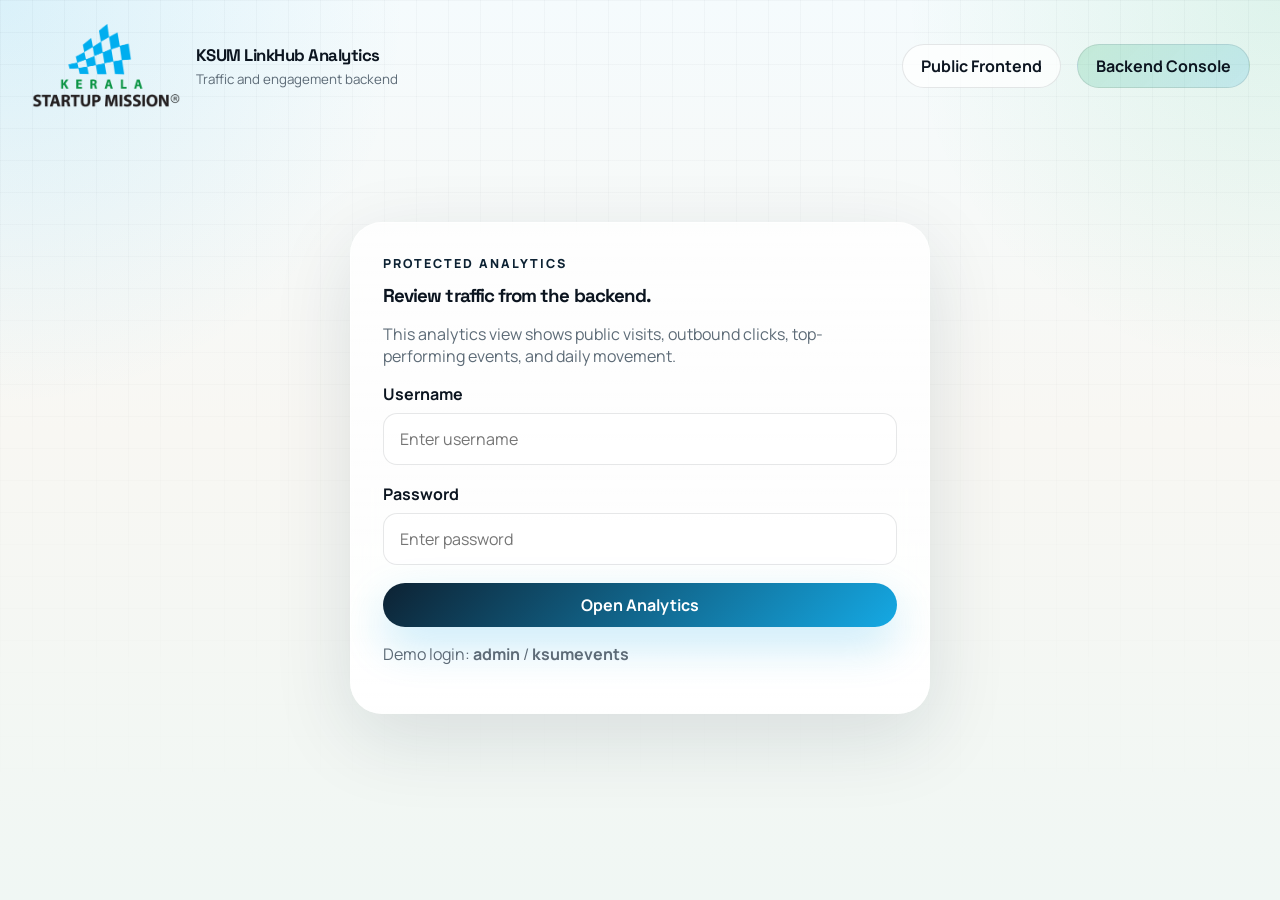
<file: analytics.html>
<!doctype html>
<html lang="en">
  <head>
    <meta charset="utf-8">
    <meta name="viewport" content="width=device-width, initial-scale=1">
    <meta
      name="description"
      content="Backend analytics console for Kerala Startup Mission event traffic."
    >
    <title>KSUM LinkHub Analytics</title>
    <link rel="preconnect" href="https://fonts.googleapis.com">
    <link rel="preconnect" href="https://fonts.gstatic.com" crossorigin>
    <link
      href="https://fonts.googleapis.com/css2?family=Manrope:wght@400;500;600;700;800&family=Space+Grotesk:wght@500;700&display=swap"
      rel="stylesheet"
    >
    <link rel="stylesheet" href="styles.css">
  </head>
  <body class="backend-body">
    <div class="backdrop-grid" aria-hidden="true"></div>

    <main class="shell">
      <header class="masthead">
        <a class="brand-lockup" href="index.html" aria-label="Kerala Startup Mission">
          <img src="assets/ksum-logo.png" alt="Kerala Startup Mission logo" class="brand-logo">
          <span class="brand-copy">
            <strong>KSUM LinkHub Analytics</strong>
            <small>Traffic and engagement backend</small>
          </span>
        </a>

        <nav class="top-actions" aria-label="Primary">
          <a class="text-link" href="index.html">Public Frontend</a>
          <a class="pill-link" href="dashboard.html">Backend Console</a>
        </nav>
      </header>

      <section class="login-panel" id="loginShell">
        <article class="login-card">
          <p class="kicker">Protected Analytics</p>
          <h1>Review traffic from the backend.</h1>
          <p class="body-copy">
            This analytics view shows public visits, outbound clicks, top-performing events, and daily movement.
          </p>

          <form id="loginForm" class="form-stack">
            <label class="field">
              <span>Username</span>
              <input type="text" name="username" autocomplete="username" placeholder="Enter username">
            </label>
            <label class="field">
              <span>Password</span>
              <input type="password" name="password" autocomplete="current-password" placeholder="Enter password">
            </label>
            <button type="submit" class="primary-button">Open Analytics</button>
          </form>

          <p class="helper-copy">Demo login: <strong>admin</strong> / <strong>ksumevents</strong></p>
          <p id="loginStatus" class="status-message" role="status" aria-live="polite"></p>
        </article>
      </section>

      <section id="analyticsApp" class="backend-app hidden">
        <div class="workspace-banner">
          <div>
            <p class="kicker">Analytics Backend</p>
            <h1>See what the public frontend is driving.</h1>
            <p class="body-copy">
              Track performance by event, traffic source, daily trend, and recent click activity.
            </p>
          </div>

          <div class="workspace-actions">
            <button type="button" class="secondary-button" id="exportAnalyticsButton">Export Click Log</button>
            <button type="button" class="secondary-button" id="logoutButton">Sign Out</button>
          </div>
        </div>

        <section class="backend-metrics" id="metricsGrid"></section>

        <section class="backend-panel analytics-hero-panel">
          <div class="panel-head">
            <div>
              <p class="kicker">Overview</p>
              <h2>General performance picture</h2>
            </div>
          </div>
          <div id="overviewBoard" class="overview-board"></div>
        </section>

        <section class="analytics-grid-two">
          <article class="backend-panel">
            <div class="panel-head">
              <div>
                <p class="kicker">Performance</p>
                <h2>Top events</h2>
              </div>
            </div>
            <div id="topEvents" class="analytics-list"></div>
          </article>

          <article class="backend-panel">
            <div class="panel-head">
              <div>
                <p class="kicker">Acquisition</p>
                <h2>Traffic sources</h2>
              </div>
            </div>
            <div id="sourceBreakdown" class="analytics-list"></div>
          </article>

          <article class="backend-panel">
            <div class="panel-head">
              <div>
                <p class="kicker">Momentum</p>
                <h2>Last 7 days</h2>
              </div>
            </div>
            <div id="dailyTrend" class="analytics-list"></div>
          </article>

          <article class="backend-panel">
            <div class="panel-head">
              <div>
                <p class="kicker">Latest Activity</p>
                <h2>Recent clicks</h2>
              </div>
            </div>
            <div id="recentClicks" class="analytics-list"></div>
          </article>
        </section>

        <section class="backend-panel event-analytics-panel">
          <div class="panel-head">
            <div>
              <p class="kicker">Individual Events</p>
              <h2>Per-event analytics</h2>
            </div>
          </div>
          <div id="eventAnalyticsGrid" class="event-analytics-grid"></div>
        </section>
      </section>
    </main>

    <script src="analytics.js"></script>
  </body>
</html>
</file>
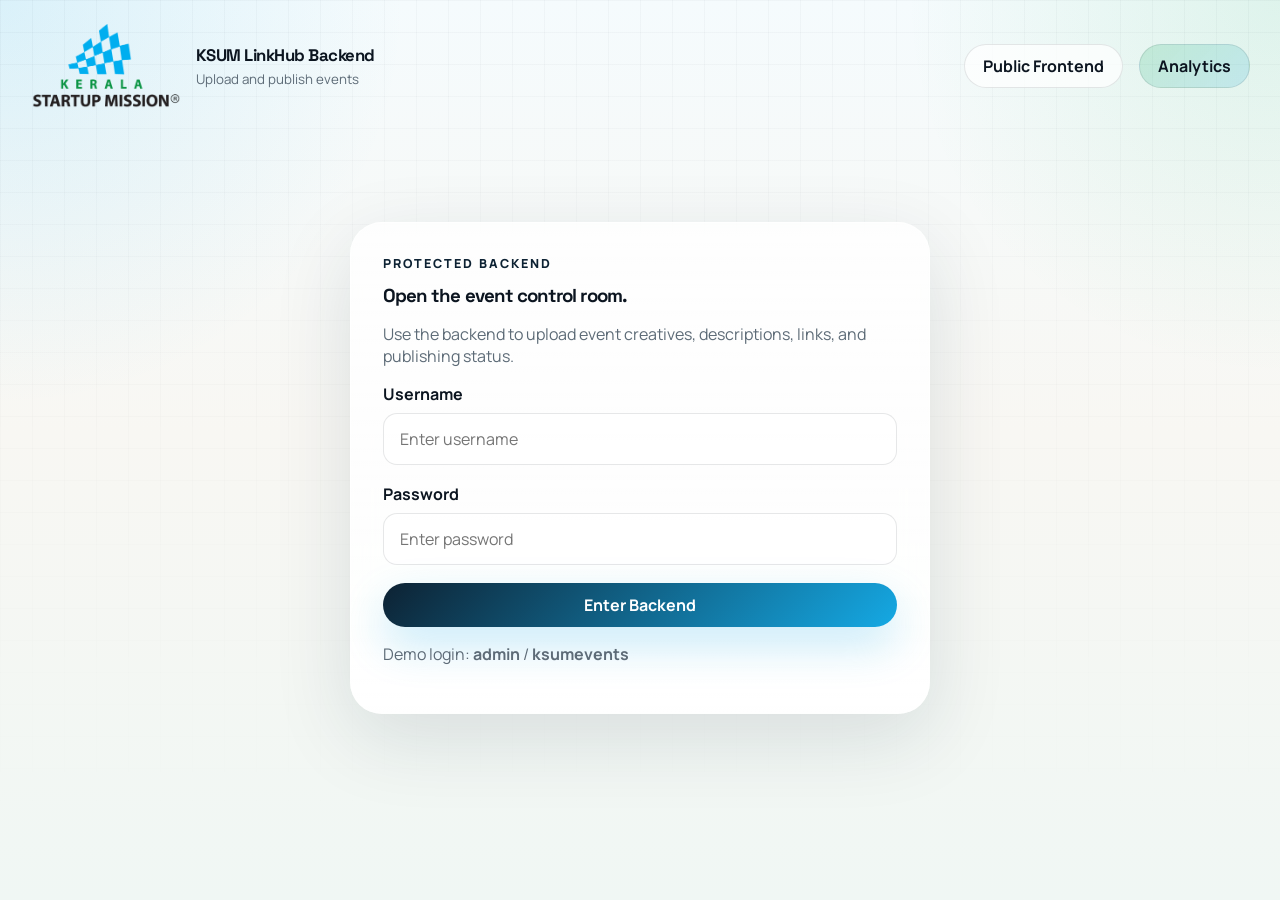
<file: dashboard.html>
<!doctype html>
<html lang="en">
  <head>
    <meta charset="utf-8">
    <meta name="viewport" content="width=device-width, initial-scale=1">
    <meta
      name="description"
      content="Backend console for Kerala Startup Mission event uploads and publishing."
    >
    <title>KSUM LinkHub Backend</title>
    <link rel="preconnect" href="https://fonts.googleapis.com">
    <link rel="preconnect" href="https://fonts.gstatic.com" crossorigin>
    <link
      href="https://fonts.googleapis.com/css2?family=Manrope:wght@400;500;600;700;800&family=Space+Grotesk:wght@500;700&display=swap"
      rel="stylesheet"
    >
    <link rel="stylesheet" href="styles.css">
  </head>
  <body class="backend-body">
    <div class="backdrop-grid" aria-hidden="true"></div>

    <main class="shell">
      <header class="masthead">
        <a class="brand-lockup" href="index.html" aria-label="Kerala Startup Mission">
          <img src="assets/ksum-logo.png" alt="Kerala Startup Mission logo" class="brand-logo">
          <span class="brand-copy">
            <strong>KSUM LinkHub Backend</strong>
            <small>Upload and publish events</small>
          </span>
        </a>

        <nav class="top-actions" aria-label="Primary">
          <a class="text-link" href="index.html">Public Frontend</a>
          <a class="pill-link" href="analytics.html">Analytics</a>
        </nav>
      </header>

      <section class="login-panel" id="loginShell">
        <article class="login-card">
          <p class="kicker">Protected Backend</p>
          <h1>Open the event control room.</h1>
          <p class="body-copy">
            Use the backend to upload event creatives, descriptions, links, and publishing status.
          </p>

          <form id="loginForm" class="form-stack">
            <label class="field">
              <span>Username</span>
              <input type="text" name="username" autocomplete="username" placeholder="Enter username">
            </label>
            <label class="field">
              <span>Password</span>
              <input type="password" name="password" autocomplete="current-password" placeholder="Enter password">
            </label>
            <button type="submit" class="primary-button">Enter Backend</button>
          </form>

          <p class="helper-copy">Demo login: <strong>admin</strong> / <strong>ksumevents</strong></p>
          <p id="loginStatus" class="status-message" role="status" aria-live="polite"></p>
        </article>
      </section>

      <section id="dashboardApp" class="backend-app hidden">
        <div class="workspace-banner">
          <div>
            <p class="kicker">Backend Workspace</p>
            <h1>Publish and manage the public event frontend.</h1>
            <p class="body-copy">
              Create cards for the public site, keep only active programs live, and use the analytics center to review traction.
            </p>
          </div>

          <div class="workspace-actions">
            <button type="button" class="secondary-button" id="resetFormButton">New Event</button>
            <button type="button" class="secondary-button" id="logoutButton">Sign Out</button>
          </div>
        </div>

        <section class="backend-metrics" id="backendMetrics"></section>

        <section class="backend-grid">
          <article class="backend-panel editor-panel">
            <div class="panel-head">
              <div>
                <p class="kicker">Event Upload</p>
                <h2 id="formHeading">Create event entry</h2>
              </div>
            </div>

            <form id="eventForm" class="form-stack">
              <input type="hidden" name="eventId">

              <div class="field-grid two-col">
                <label class="field">
                  <span>Event title</span>
                  <input type="text" name="title" required placeholder="Founder meet, demo day, workshop">
                </label>
                <label class="field">
                  <span>Status</span>
                  <select name="status">
                    <option value="active">Active</option>
                    <option value="paused">Paused</option>
                    <option value="archived">Archived</option>
                  </select>
                </label>
                <label class="field">
                  <span>Public event link</span>
                  <input type="url" name="url" required placeholder="https://">
                </label>
                <label class="field">
                  <span>CTA label</span>
                  <input type="text" name="buttonLabel" placeholder="Register now">
                </label>
                <label class="field">
                  <span>Date</span>
                  <input type="date" name="date">
                </label>
                <label class="field">
                  <span>Time</span>
                  <input type="time" name="time">
                </label>
                <label class="field">
                  <span>Venue</span>
                  <input type="text" name="venue" placeholder="Kochi / Online / Hybrid">
                </label>
                <label class="field">
                  <span>Priority order</span>
                  <input type="number" name="sortOrder" placeholder="100">
                </label>
                <label class="field">
                  <span>Category tag</span>
                  <input type="text" name="tag" placeholder="Innovation, Women Startup, Funding">
                </label>
              </div>

              <label class="field">
                <span>Short public description</span>
                <textarea name="description" rows="4" maxlength="260" placeholder="Write a crisp public-facing summary of the event."></textarea>
              </label>

              <div class="field-grid two-col">
                <label class="field">
                  <span>Upload creative</span>
                  <input type="file" id="creativeUpload" accept="image/*">
                  <small class="helper-copy">Recommended for the public card surface.</small>
                </label>
                <label class="field">
                  <span>Creative image URL</span>
                  <input type="url" name="imageUrl" placeholder="Optional external image URL">
                </label>
              </div>

              <section class="preview-panel">
                <div class="panel-head">
                  <div>
                    <p class="kicker">Frontend Preview</p>
                    <h3>Public card look</h3>
                  </div>
                </div>
                <div class="preview-surface" id="creativePreview"></div>
              </section>

              <div class="workspace-actions">
                <button type="submit" class="primary-button">Save Event</button>
                <button type="button" class="secondary-button" id="clearCreativeButton">Clear Creative</button>
                <button type="button" class="secondary-button danger-inline hidden" id="deleteCurrentEventButton">Delete Event</button>
              </div>
              <p id="formStatus" class="status-message" role="status" aria-live="polite"></p>
            </form>
          </article>

          <article class="backend-panel inventory-panel">
            <div class="panel-head">
              <div>
                <p class="kicker">Published Inventory</p>
                <h2>All event entries</h2>
              </div>
              <a class="text-link" href="analytics.html">Open analytics</a>
            </div>

            <label class="search-wrap full-width">
              <span class="sr-only">Search event entries</span>
              <input type="search" id="adminSearchInput" placeholder="Search title, tag, or venue">
            </label>

            <div id="eventList" class="inventory-list"></div>
          </article>
        </section>
      </section>
    </main>

    <script src="dashboard.js"></script>
  </body>
</html>
</file>
<file: styles.css>
:root {
  --ink: #0c1520;
  --muted: #5d6b77;
  --line: rgba(12, 21, 32, 0.1);
  --line-strong: rgba(12, 21, 32, 0.16);
  --panel: rgba(255, 255, 255, 0.82);
  --panel-strong: rgba(255, 255, 255, 0.94);
  --glow: 0 24px 80px rgba(20, 44, 68, 0.12);
  --radius-xl: 32px;
  --radius-lg: 24px;
  --radius-md: 18px;
  --radius-sm: 14px;
  --ksum-blue: #15a9e4;
  --ksum-green: #14b157;
  --midnight: #0d2233;
  --sand: #f4f5f1;
  --mist: #eef8fb;
  --amber: #ffb44d;
  --danger: #cb4e46;
}

* {
  box-sizing: border-box;
}

html {
  scroll-behavior: smooth;
}

body {
  margin: 0;
  min-height: 100vh;
  color: var(--ink);
  font-family: "Manrope", system-ui, sans-serif;
  background:
    radial-gradient(circle at top left, rgba(21, 169, 228, 0.12), transparent 26%),
    radial-gradient(circle at top right, rgba(20, 177, 87, 0.1), transparent 24%),
    linear-gradient(180deg, #f5fbfd 0%, #f8f7f3 48%, #f0f7f4 100%);
}

button,
input,
select,
textarea {
  font: inherit;
}

button {
  cursor: pointer;
}

a {
  color: inherit;
  text-decoration: none;
}

img {
  max-width: 100%;
}

.hidden {
  display: none !important;
}

.sr-only {
  position: absolute;
  width: 1px;
  height: 1px;
  margin: -1px;
  overflow: hidden;
  clip: rect(0, 0, 0, 0);
}

.backdrop-grid {
  position: fixed;
  inset: 0;
  pointer-events: none;
  background-image:
    linear-gradient(rgba(12, 21, 32, 0.03) 1px, transparent 1px),
    linear-gradient(90deg, rgba(12, 21, 32, 0.03) 1px, transparent 1px);
  background-size: 32px 32px;
  mask-image: linear-gradient(180deg, rgba(0, 0, 0, 0.9), transparent 92%);
}

.shell {
  position: relative;
  z-index: 1;
  width: min(1220px, calc(100% - 32px));
  margin: 0 auto;
  padding: 24px 0 72px;
}

.masthead,
.top-actions,
.hero-stage,
.control-strip,
.panel-head,
.workspace-banner,
.workspace-actions,
.event-meta-row,
.event-cta-row,
.inventory-actions,
.analytic-row,
.stat-line {
  display: flex;
  gap: 16px;
}

.masthead,
.control-strip,
.panel-head,
.workspace-banner,
.event-cta-row,
.analytic-row,
.stat-line {
  align-items: center;
  justify-content: space-between;
}

.brand-lockup {
  display: inline-flex;
  align-items: center;
  gap: 16px;
}

.brand-logo {
  width: 150px;
  height: auto;
  object-fit: contain;
}

.brand-copy {
  display: grid;
  gap: 4px;
}

.brand-copy strong {
  font-family: "Space Grotesk", sans-serif;
  font-size: 1.05rem;
  letter-spacing: -0.03em;
}

.brand-copy small,
.body-copy,
.helper-copy,
.status-message,
.signal-list,
.meta-note,
.analytics-list span,
.inventory-copy p {
  color: var(--muted);
}

.top-actions {
  align-items: center;
  flex-wrap: wrap;
  justify-content: flex-end;
}

.text-link,
.pill-link,
.primary-button,
.secondary-button,
.filter-chip,
.inventory-actions button {
  display: inline-flex;
  align-items: center;
  justify-content: center;
  min-height: 44px;
  padding: 10px 18px;
  border-radius: 999px;
  font-weight: 700;
  border: 1px solid var(--line);
  transition: transform 180ms ease, box-shadow 180ms ease, background 180ms ease, border-color 180ms ease;
}

.text-link,
.pill-link,
.secondary-button,
.filter-chip,
.inventory-actions button {
  background: rgba(255, 255, 255, 0.72);
}

.primary-button {
  color: #fff;
  border: 0;
  background: linear-gradient(135deg, var(--midnight), var(--ksum-blue));
  box-shadow: 0 18px 44px rgba(21, 169, 228, 0.24);
}

.pill-link {
  background: linear-gradient(135deg, rgba(20, 177, 87, 0.18), rgba(21, 169, 228, 0.16));
}

.secondary-button {
  color: var(--midnight);
}

.text-link:hover,
.pill-link:hover,
.primary-button:hover,
.secondary-button:hover,
.filter-chip:hover,
.inventory-actions button:hover {
  transform: translateY(-2px);
}

.hero-stage,
.backend-panel,
.login-card,
.workspace-banner,
.control-strip,
.event-tile,
.stat-chip,
.aside-card,
.metric-block,
.preview-panel {
  border: 1px solid rgba(255, 255, 255, 0.55);
  border-radius: var(--radius-xl);
  background: linear-gradient(180deg, rgba(255, 255, 255, 0.8), rgba(255, 255, 255, 0.94));
  box-shadow: var(--glow);
  backdrop-filter: blur(18px);
}

.hero-stage {
  align-items: stretch;
  margin-top: 24px;
  padding: clamp(28px, 4vw, 42px);
  background:
    radial-gradient(circle at 84% 18%, rgba(21, 169, 228, 0.22), transparent 24%),
    radial-gradient(circle at 16% 82%, rgba(20, 177, 87, 0.16), transparent 26%),
    linear-gradient(135deg, rgba(8, 26, 39, 0.98), rgba(9, 65, 97, 0.96) 58%, rgba(19, 123, 155, 0.92));
  overflow: hidden;
}

.hero-column,
.hero-aside {
  flex: 1 1 0;
}

.hero-column {
  max-width: 720px;
}

.hero-column h1,
.workspace-banner h1,
.login-card h1,
.control-strip h2,
.panel-head h2,
.preview-panel h3,
.event-copy h3,
.inventory-copy h3 {
  margin: 0;
  font-family: "Space Grotesk", sans-serif;
  letter-spacing: -0.05em;
}

.hero-column h1 {
  font-size: clamp(3.2rem, 8vw, 6.6rem);
  line-height: 0.9;
  max-width: 9ch;
  color: #f7fdff;
}

.hero-copy {
  max-width: 60ch;
  margin: 18px 0 0;
  color: rgba(247, 253, 255, 0.78);
  line-height: 1.8;
  font-size: 1.06rem;
}

.hero-copy-tight {
  max-width: 38ch;
}

.kicker {
  margin: 0 0 12px;
  color: var(--midnight);
  font-size: 0.78rem;
  font-weight: 800;
  letter-spacing: 0.16em;
  text-transform: uppercase;
}

.backend-metrics {
  display: grid;
  gap: 16px;
}

.metric-block,
.aside-card,
.metric-block,
.preview-surface,
.analytic-row {
  padding: 18px;
  border: 1px solid var(--line);
  border-radius: var(--radius-lg);
  background: rgba(255, 255, 255, 0.72);
}

.metric-block strong {
  display: block;
  font-family: "Space Grotesk", sans-serif;
  font-size: 2rem;
}

.hero-aside {
  display: grid;
  gap: 16px;
  align-content: center;
  justify-items: end;
}

.signal-list {
  margin: 0;
  padding-left: 18px;
  line-height: 1.75;
}

.hero-orb-card {
  position: relative;
  width: min(100%, 360px);
  min-height: 260px;
  border-radius: 28px;
  background:
    linear-gradient(135deg, rgba(255, 255, 255, 0.08), rgba(255, 255, 255, 0.02)),
    rgba(255, 255, 255, 0.04);
  border: 1px solid rgba(255, 255, 255, 0.14);
  overflow: hidden;
}

.hero-orb {
  position: absolute;
  border-radius: 999px;
  filter: blur(4px);
}

.hero-orb-one {
  width: 220px;
  height: 220px;
  right: -24px;
  top: 18px;
  background: radial-gradient(circle, rgba(21, 169, 228, 0.95), rgba(21, 169, 228, 0.16) 68%, transparent 72%);
}

.hero-orb-two {
  width: 170px;
  height: 170px;
  left: 16px;
  bottom: 18px;
  background: radial-gradient(circle, rgba(20, 177, 87, 0.82), rgba(20, 177, 87, 0.12) 68%, transparent 74%);
}

.hero-orb-three {
  width: 96px;
  height: 96px;
  left: 110px;
  top: 38px;
  background: radial-gradient(circle, rgba(255, 180, 77, 0.9), rgba(255, 180, 77, 0.08) 70%, transparent 74%);
}

.accent-card {
  background: linear-gradient(135deg, rgba(13, 34, 51, 0.96), rgba(21, 169, 228, 0.92));
  color: #f7fbff;
}

.accent-card p {
  margin: 10px 0 0;
  color: rgba(247, 251, 255, 0.82);
  line-height: 1.7;
}

.accent-label {
  display: inline-flex;
  align-items: center;
  min-height: 32px;
  padding: 6px 12px;
  border-radius: 999px;
  background: rgba(255, 255, 255, 0.14);
  font-size: 0.8rem;
  font-weight: 800;
  letter-spacing: 0.06em;
  text-transform: uppercase;
}

.control-strip,
.workspace-banner {
  margin-top: 26px;
  padding: 24px 28px;
}

.panel-head {
  align-items: flex-start;
  margin-bottom: 18px;
}

.panel-head h2,
.workspace-banner h1 {
  max-width: 16ch;
}

.workspace-banner {
  align-items: flex-start;
}

.workspace-actions {
  flex-wrap: wrap;
  align-items: center;
  justify-content: flex-end;
}

.control-strip h2,
.panel-head h2 {
  font-size: clamp(1.8rem, 4vw, 2.8rem);
}

.search-wrap {
  width: min(360px, 100%);
}

.search-wrap.full-width {
  width: 100%;
}

.search-wrap input,
.field input,
.field select,
.field textarea {
  width: 100%;
  padding: 14px 16px;
  border-radius: var(--radius-sm);
  border: 1px solid var(--line);
  background: rgba(255, 255, 255, 0.84);
  color: var(--ink);
}

.field {
  display: grid;
  gap: 8px;
}

.field span {
  font-weight: 700;
}

.field textarea {
  min-height: 120px;
  resize: vertical;
}

.filter-row {
  display: flex;
  flex-wrap: wrap;
  gap: 10px;
  margin-top: 18px;
}

.filter-chip.is-active {
  background: linear-gradient(135deg, rgba(21, 169, 228, 0.18), rgba(20, 177, 87, 0.16));
  border-color: rgba(21, 169, 228, 0.28);
}

.event-gallery {
  display: grid;
  grid-template-columns: repeat(2, minmax(0, 1fr));
  gap: 22px;
  margin-top: 20px;
  align-items: stretch;
}

.event-tile {
  display: grid;
  overflow: hidden;
}

.event-visual {
  position: relative;
  aspect-ratio: 16 / 9;
  overflow: hidden;
  background:
    linear-gradient(135deg, rgba(21, 169, 228, 0.08), rgba(20, 177, 87, 0.08)),
    linear-gradient(180deg, rgba(255, 255, 255, 0.96), rgba(242, 248, 250, 0.98));
}

.event-visual::after {
  content: "";
  position: absolute;
  inset: auto 0 0;
  height: 56px;
  background: linear-gradient(180deg, transparent, rgba(255, 255, 255, 0.12));
}

.event-image,
.preview-image,
.inventory-image {
  display: block;
  width: 100%;
  height: 100%;
  object-fit: contain;
  padding: 10px;
  background: rgba(255, 255, 255, 0.82);
}

.event-image-fallback,
.inventory-fallback,
.preview-empty {
  display: grid;
  place-items: center;
  min-height: 100%;
  color: var(--midnight);
  font-family: "Space Grotesk", sans-serif;
  font-size: 2rem;
  font-weight: 700;
}

.event-copy,
.inventory-card-main {
  display: grid;
  gap: 16px;
  padding: 22px;
}

.event-meta-row,
.inventory-meta {
  display: flex;
  flex-wrap: wrap;
  align-items: center;
  gap: 10px;
}

.tag-pill,
.status-pill,
.meta-chip {
  display: inline-flex;
  align-items: center;
  min-height: 32px;
  padding: 6px 12px;
  border-radius: 999px;
  font-size: 0.82rem;
  font-weight: 800;
}

.tag-pill {
  background: rgba(255, 180, 77, 0.18);
  color: #9c6116;
}

.status-pill {
  background: rgba(21, 169, 228, 0.12);
  color: #0b6a8d;
  text-transform: capitalize;
}

.meta-chip {
  background: rgba(13, 34, 51, 0.06);
  color: var(--midnight);
  font-weight: 700;
}

.event-copy p,
.inventory-copy p {
  margin: 0;
  line-height: 1.8;
}

.meta-note {
  font-size: 0.95rem;
}

.event-cta-row {
  align-items: flex-end;
  justify-content: space-between;
}

.detail-stack {
  display: grid;
  gap: 6px;
  min-height: 1px;
}

.event-link-button {
  min-width: 160px;
}

.login-panel {
  display: grid;
  place-items: center;
  min-height: calc(100vh - 180px);
}

.login-card {
  width: min(580px, 100%);
  padding: 32px;
}

.form-stack,
.analytics-list,
.inventory-list {
  display: grid;
  gap: 18px;
}

.analytics-list,
.inventory-list,
.backend-panel,
.preview-panel,
.event-analytics-panel {
  align-content: start;
}

.backend-app {
  margin-top: 24px;
}

.workspace-banner {
  background:
    radial-gradient(circle at 95% 20%, rgba(21, 169, 228, 0.18), transparent 24%),
    linear-gradient(180deg, rgba(255, 255, 255, 0.84), rgba(255, 255, 255, 0.95));
}

.backend-metrics {
  grid-template-columns: repeat(4, minmax(0, 1fr));
  margin-top: 22px;
}

.backend-grid,
.analytics-grid-two {
  display: grid;
  grid-template-columns: 1.08fr 0.92fr;
  gap: 22px;
  margin-top: 22px;
  align-items: start;
}

.analytics-grid-two {
  grid-template-columns: repeat(2, minmax(0, 1fr));
}

.overview-board,
.event-analytics-grid,
.event-analytics-stats,
.event-analytics-head {
  display: grid;
  gap: 16px;
}

.overview-board {
  grid-template-columns: repeat(3, minmax(0, 1fr));
}

.overview-card,
.event-analytics-card {
  padding: 18px;
  border: 1px solid var(--line);
  border-radius: var(--radius-lg);
  background: rgba(255, 255, 255, 0.72);
  height: 100%;
}

.overview-card strong,
.event-analytics-card strong {
  display: block;
  font-family: "Space Grotesk", sans-serif;
}

.overview-card span,
.overview-card small,
.event-analytics-card span {
  color: var(--muted);
}

.event-analytics-grid {
  grid-template-columns: repeat(2, minmax(0, 1fr));
  margin-top: 18px;
}

.event-analytics-head {
  grid-template-columns: minmax(0, 1fr) auto;
  align-items: start;
}

.event-analytics-stats {
  grid-template-columns: repeat(3, minmax(0, 1fr));
  margin-top: 16px;
}

.event-analytics-stats > div {
  padding: 14px;
  border-radius: var(--radius-md);
  background: rgba(247, 250, 251, 0.92);
}

.event-analytics-stats strong {
  font-size: 1rem;
  line-height: 1.4;
}

.event-analytics-stats span {
  display: block;
  margin-top: 4px;
  color: var(--muted);
}

.analytics-hero-panel,
.event-analytics-panel {
  margin-top: 22px;
}

.analytics-hero-panel .panel-head,
.event-analytics-panel .panel-head {
  margin-bottom: 16px;
}

.backend-panel,
.preview-panel {
  padding: 24px;
}

.field-grid {
  display: grid;
  gap: 18px;
}

.field-grid.two-col {
  grid-template-columns: repeat(2, minmax(0, 1fr));
}

.preview-surface {
  min-height: 280px;
  overflow: hidden;
}

.preview-empty {
  gap: 10px;
  text-align: center;
  font-size: 1rem;
}

.inventory-card {
  border: 1px solid var(--line);
  border-radius: var(--radius-lg);
  background: rgba(255, 255, 255, 0.72);
  overflow: hidden;
}

.inventory-card-main {
  grid-template-columns: 128px minmax(0, 1fr);
}

.inventory-thumb {
  width: 128px;
  min-width: 128px;
  height: 96px;
  overflow: hidden;
  border-radius: 18px;
  background: linear-gradient(135deg, rgba(21, 169, 228, 0.18), rgba(20, 177, 87, 0.14));
}

.inventory-actions {
  flex-wrap: wrap;
  padding: 0 22px 22px;
}

.inventory-actions .danger-action {
  color: var(--danger);
  background: rgba(203, 78, 70, 0.08);
}

.danger-inline {
  color: var(--danger);
  background: rgba(203, 78, 70, 0.08);
}

.analytic-row {
  align-items: center;
}

.analytic-row strong {
  display: block;
}

.analytics-list span {
  display: block;
  margin-top: 4px;
}

.empty-state {
  padding: 28px;
  border: 1px dashed var(--line-strong);
  border-radius: var(--radius-lg);
  background: rgba(255, 255, 255, 0.62);
  text-align: center;
}

.status-message.is-error {
  color: var(--danger);
}

@media (max-width: 1080px) {
.hero-stage,
  .masthead,
  .workspace-banner,
  .control-strip {
    flex-direction: column;
    align-items: flex-start;
  }

  .event-gallery,
  .backend-grid,
  .analytics-grid-two,
  .backend-metrics,
  .field-grid.two-col,
  .overview-board,
  .event-analytics-grid,
  .event-analytics-stats {
    grid-template-columns: 1fr;
  }

  .search-wrap {
    width: 100%;
  }

  .hero-aside {
    width: 100%;
    justify-items: stretch;
  }

  .top-actions,
  .workspace-actions {
    justify-content: flex-start;
  }
}

@media (max-width: 720px) {
  .shell {
    width: min(100% - 20px, 1220px);
  }

  .brand-lockup {
    align-items: flex-start;
  }

  .brand-logo {
    width: 118px;
  }

  .inventory-card-main {
    grid-template-columns: 1fr;
  }

  .inventory-thumb {
    width: 100%;
    height: 180px;
  }

  .event-cta-row,
  .stat-line {
    flex-direction: column;
    align-items: flex-start;
  }

  .masthead,
  .brand-lockup {
    align-items: flex-start;
  }

  .panel-head,
  .workspace-banner {
    gap: 12px;
  }
}
</file>
